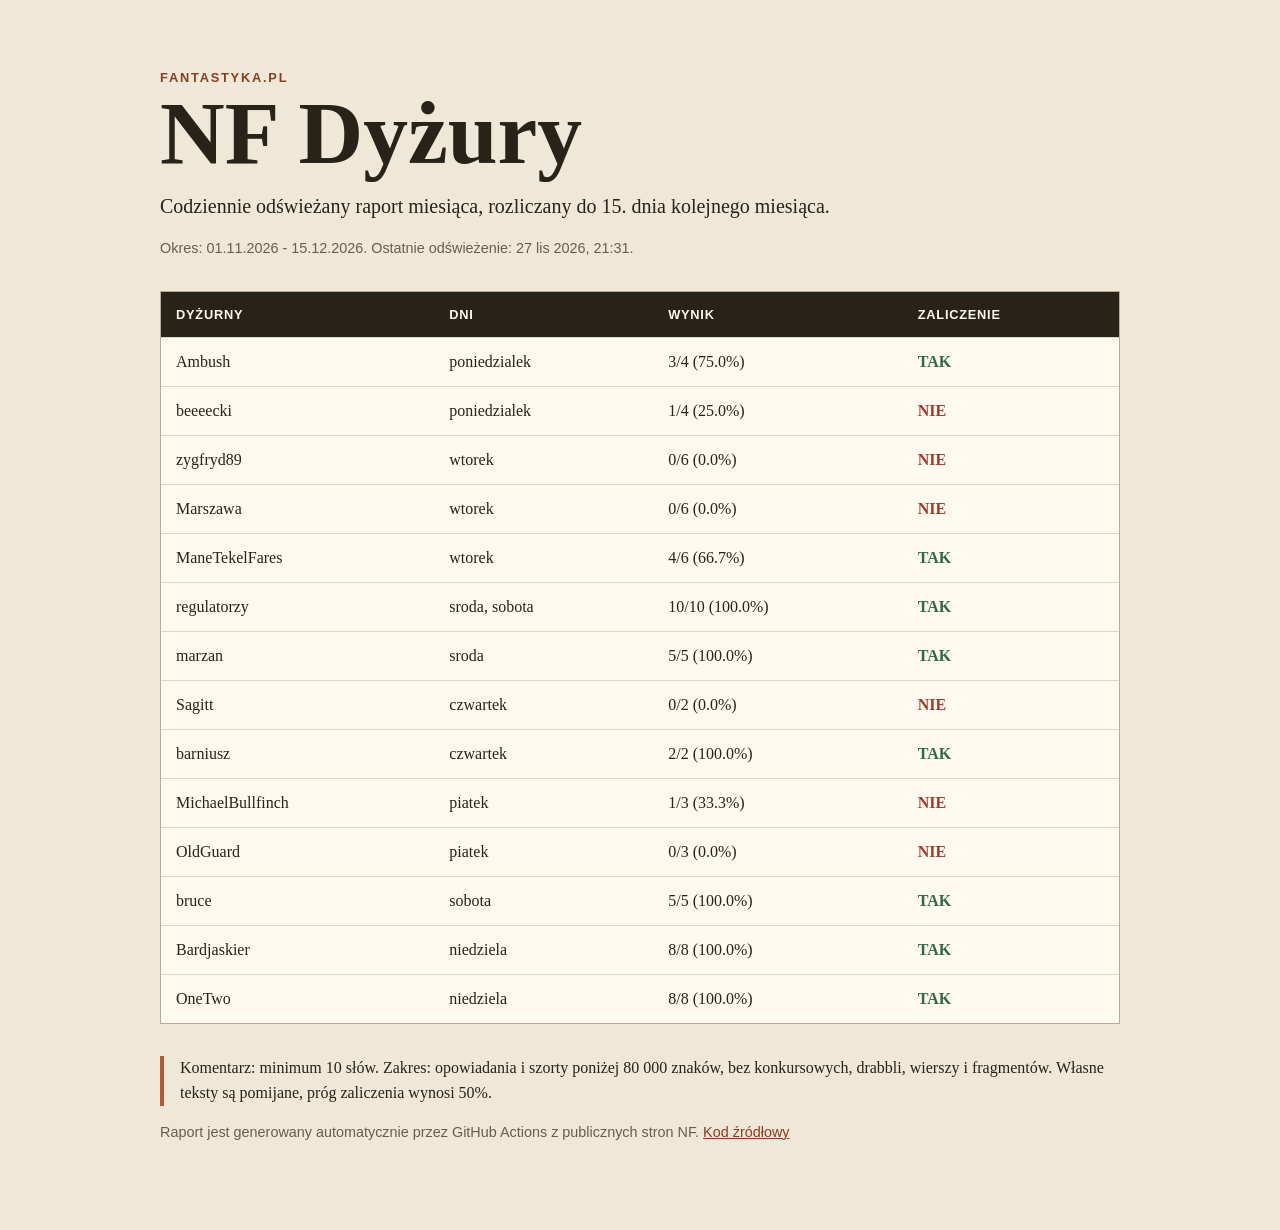
<file: docs/index.html>
<!doctype html>
<html lang="pl">
<head>
  <meta charset="utf-8">
  <meta name="viewport" content="width=device-width, initial-scale=1">
  <title>NF Dyżury</title>
  <link rel="stylesheet" href="style.css">
</head>
<body>
  <main>
    <p class="eyebrow">Fantastyka.pl</p>
    <h1>NF Dyżury</h1>
    <p class="intro">Codziennie odświeżany raport miesiąca, rozliczany do 15. dnia kolejnego miesiąca.</p>
    <p id="meta" class="meta">Ładowanie raportu...</p>
    <div class="table-wrap">
      <table>
        <thead><tr><th>Dyżurny</th><th>Dni</th><th>Wynik</th><th>Zaliczenie</th></tr></thead>
        <tbody id="results"></tbody>
      </table>
    </div>
    <p class="rules">Komentarz: minimum 10 słów. Zakres: opowiadania i szorty poniżej 80 000 znaków, bez konkursowych, drabbli, wierszy i fragmentów. Własne teksty są pomijane, próg zaliczenia wynosi 50%.</p>
    <p class="source">Raport jest generowany automatycznie przez GitHub Actions z publicznych stron NF. <a href="https://github.com/melendur88/nf-dyzury-app">Kod źródłowy</a></p>
  </main>
  <script src="app.js"></script>
</body>
</html>
</file>
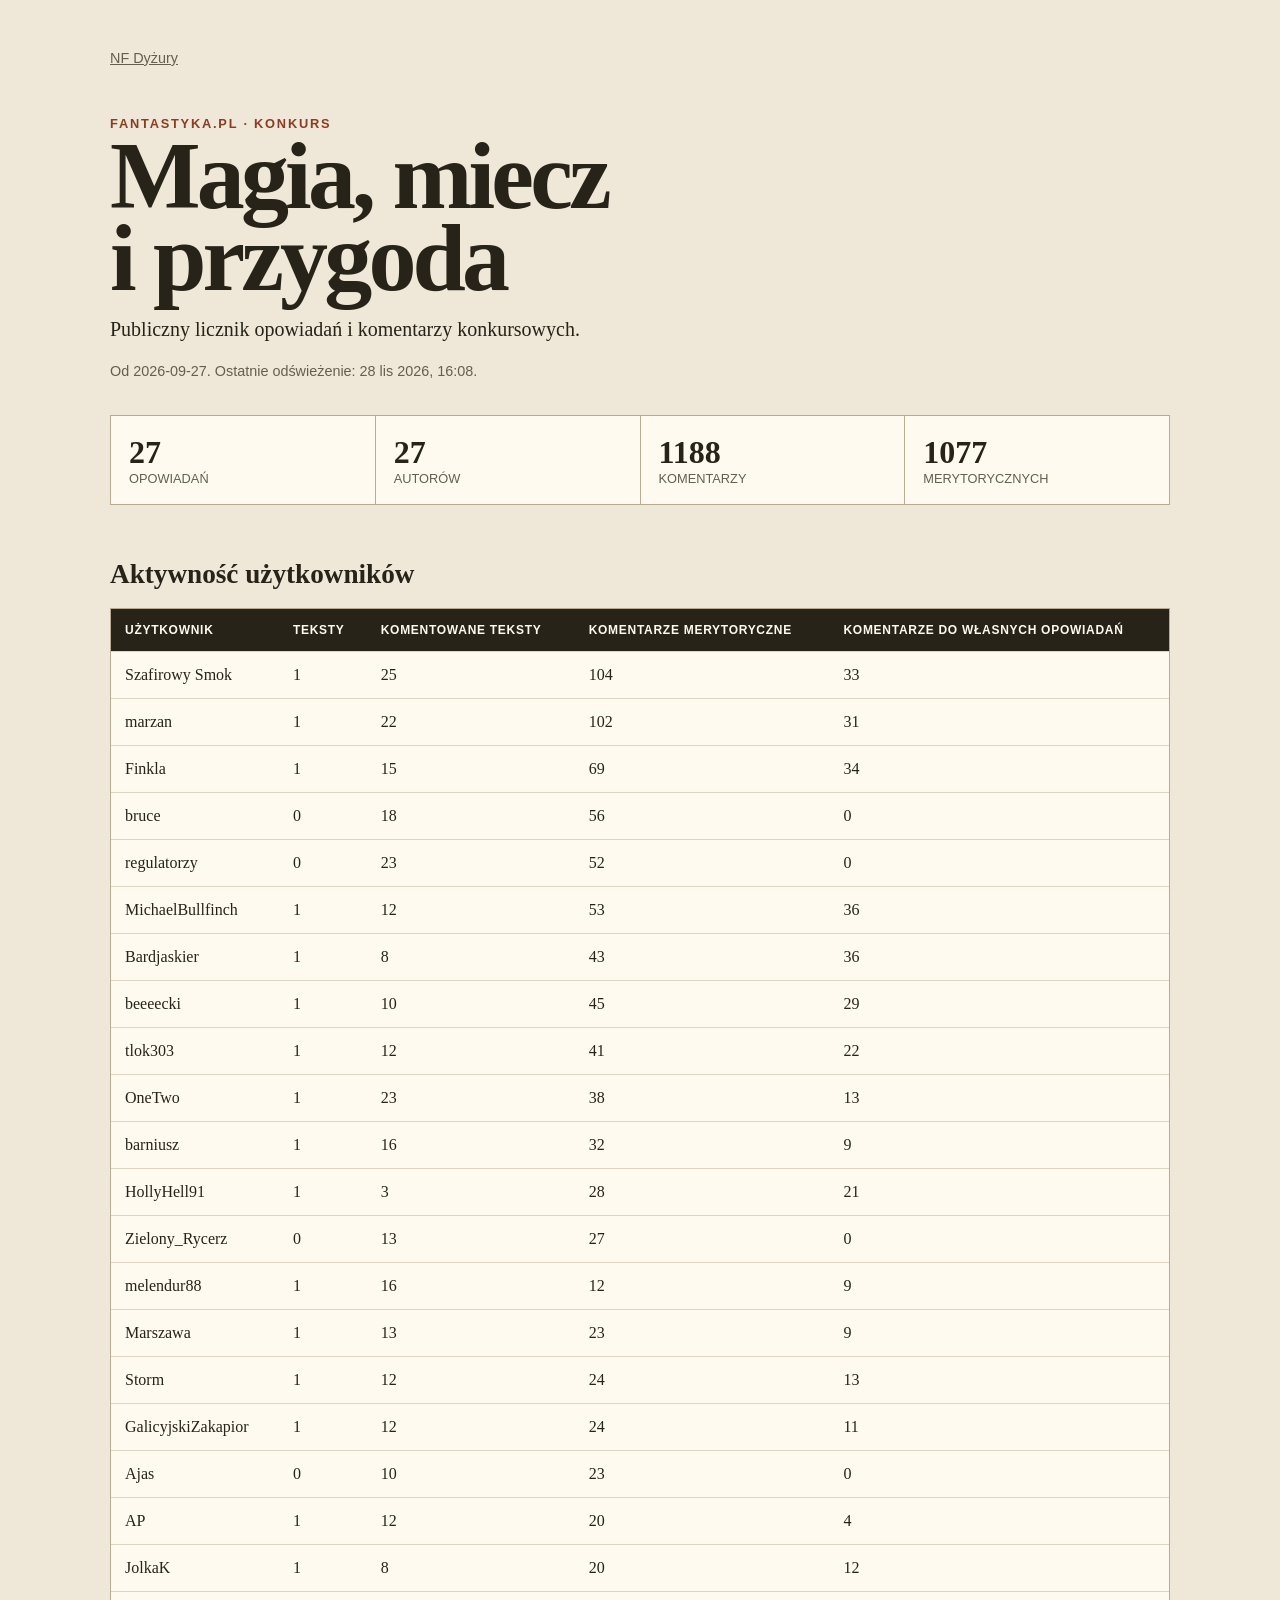
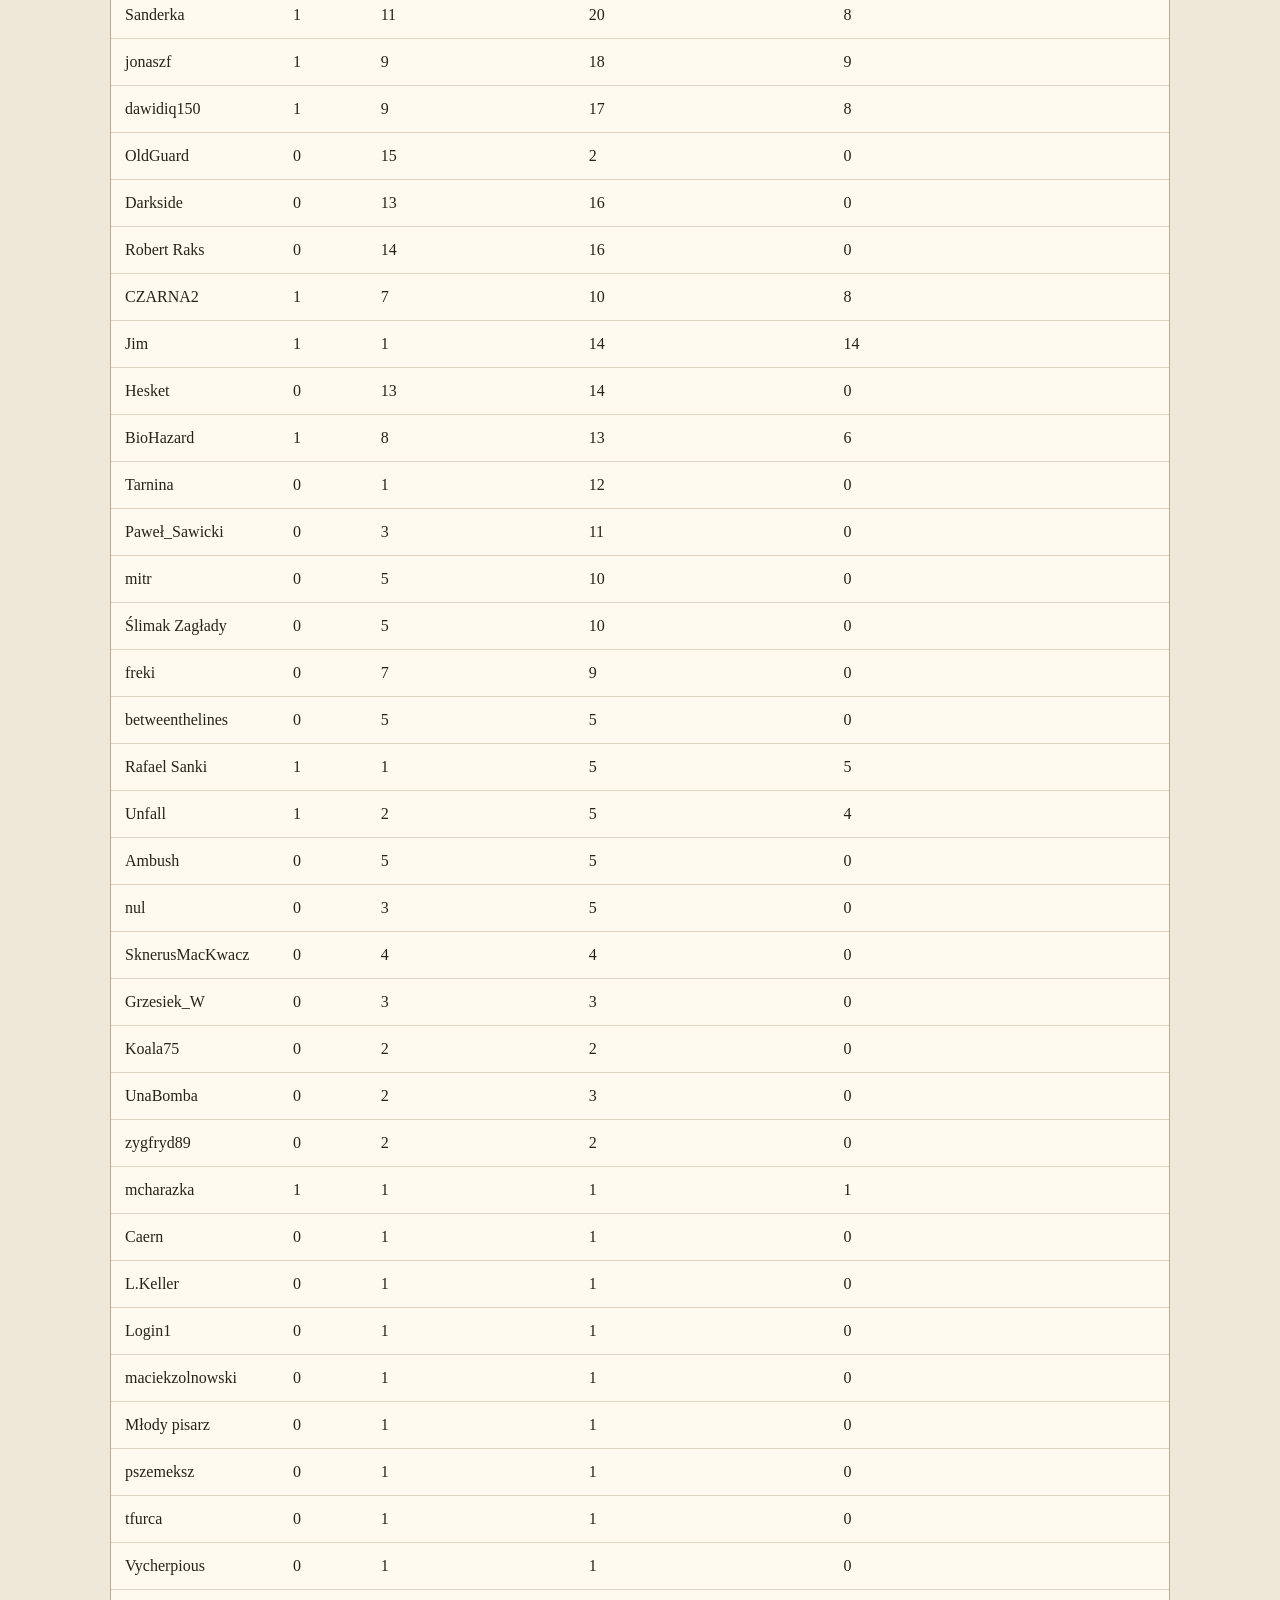
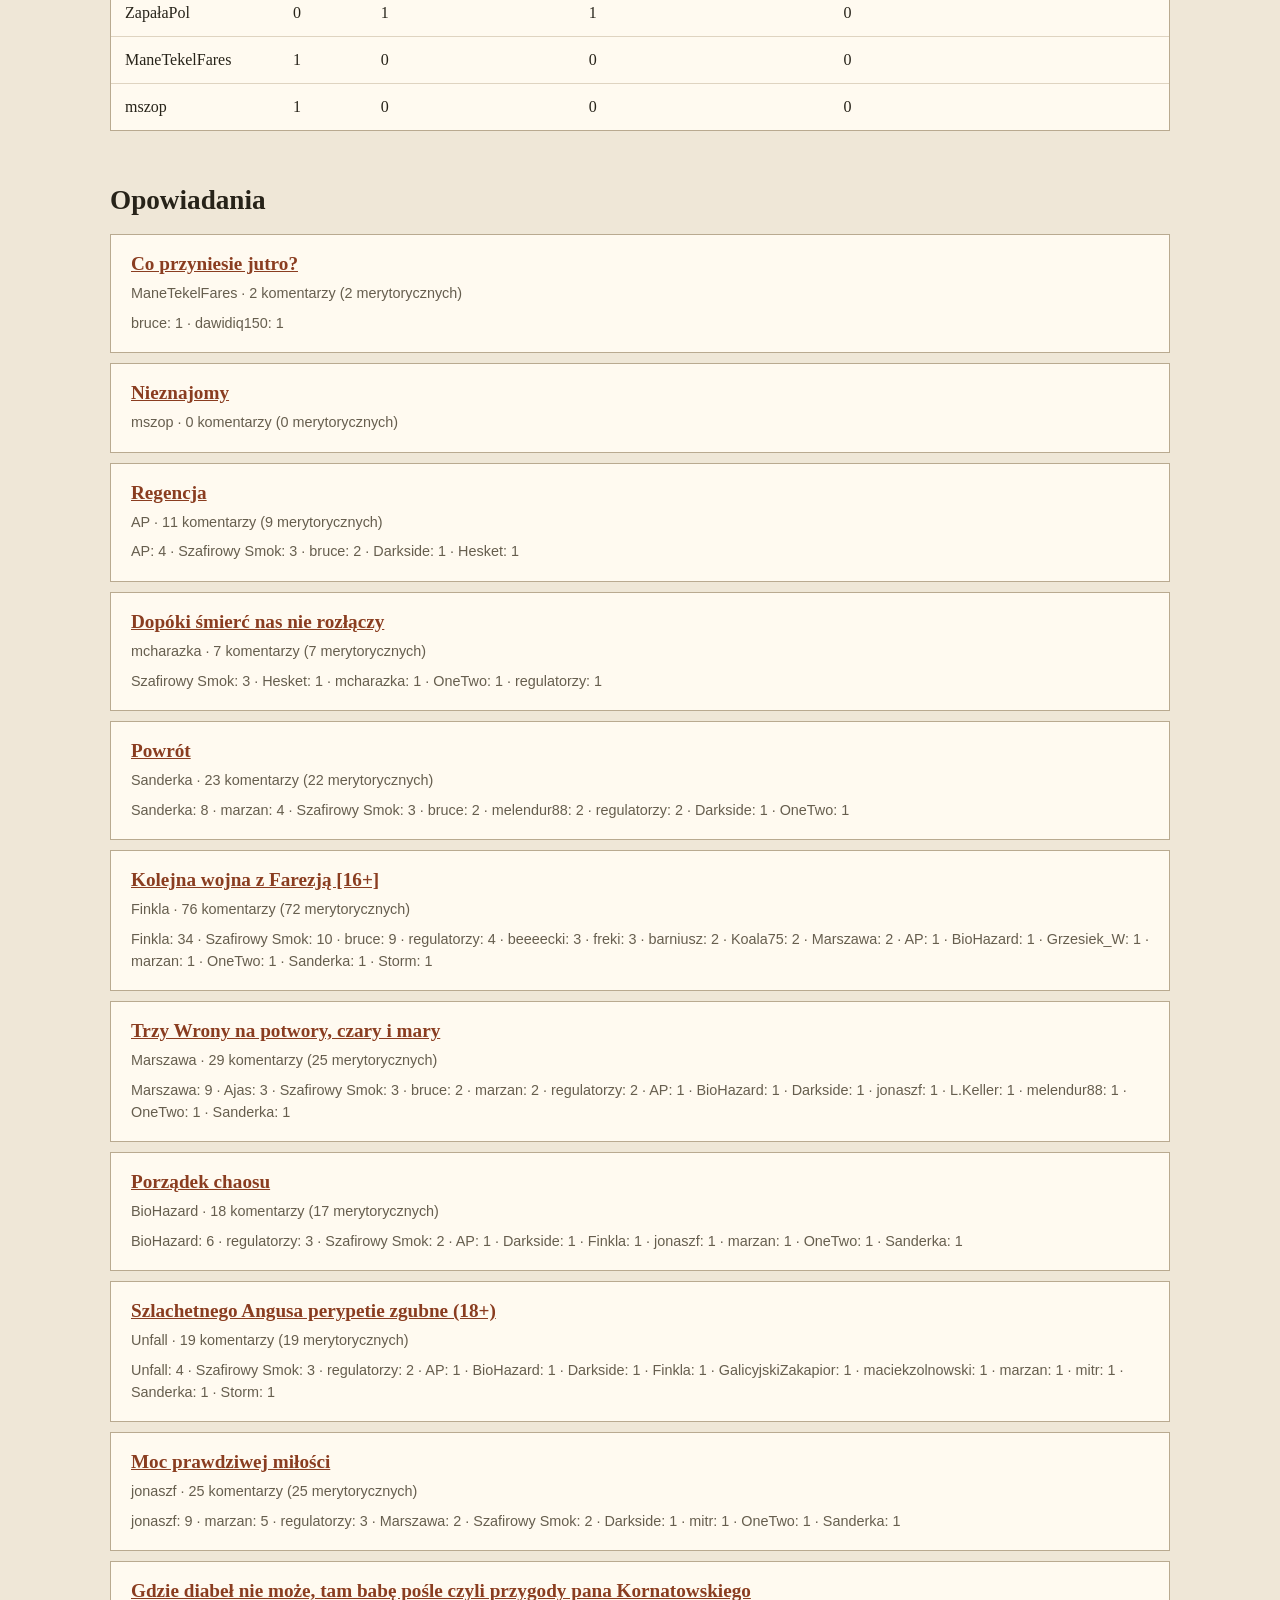
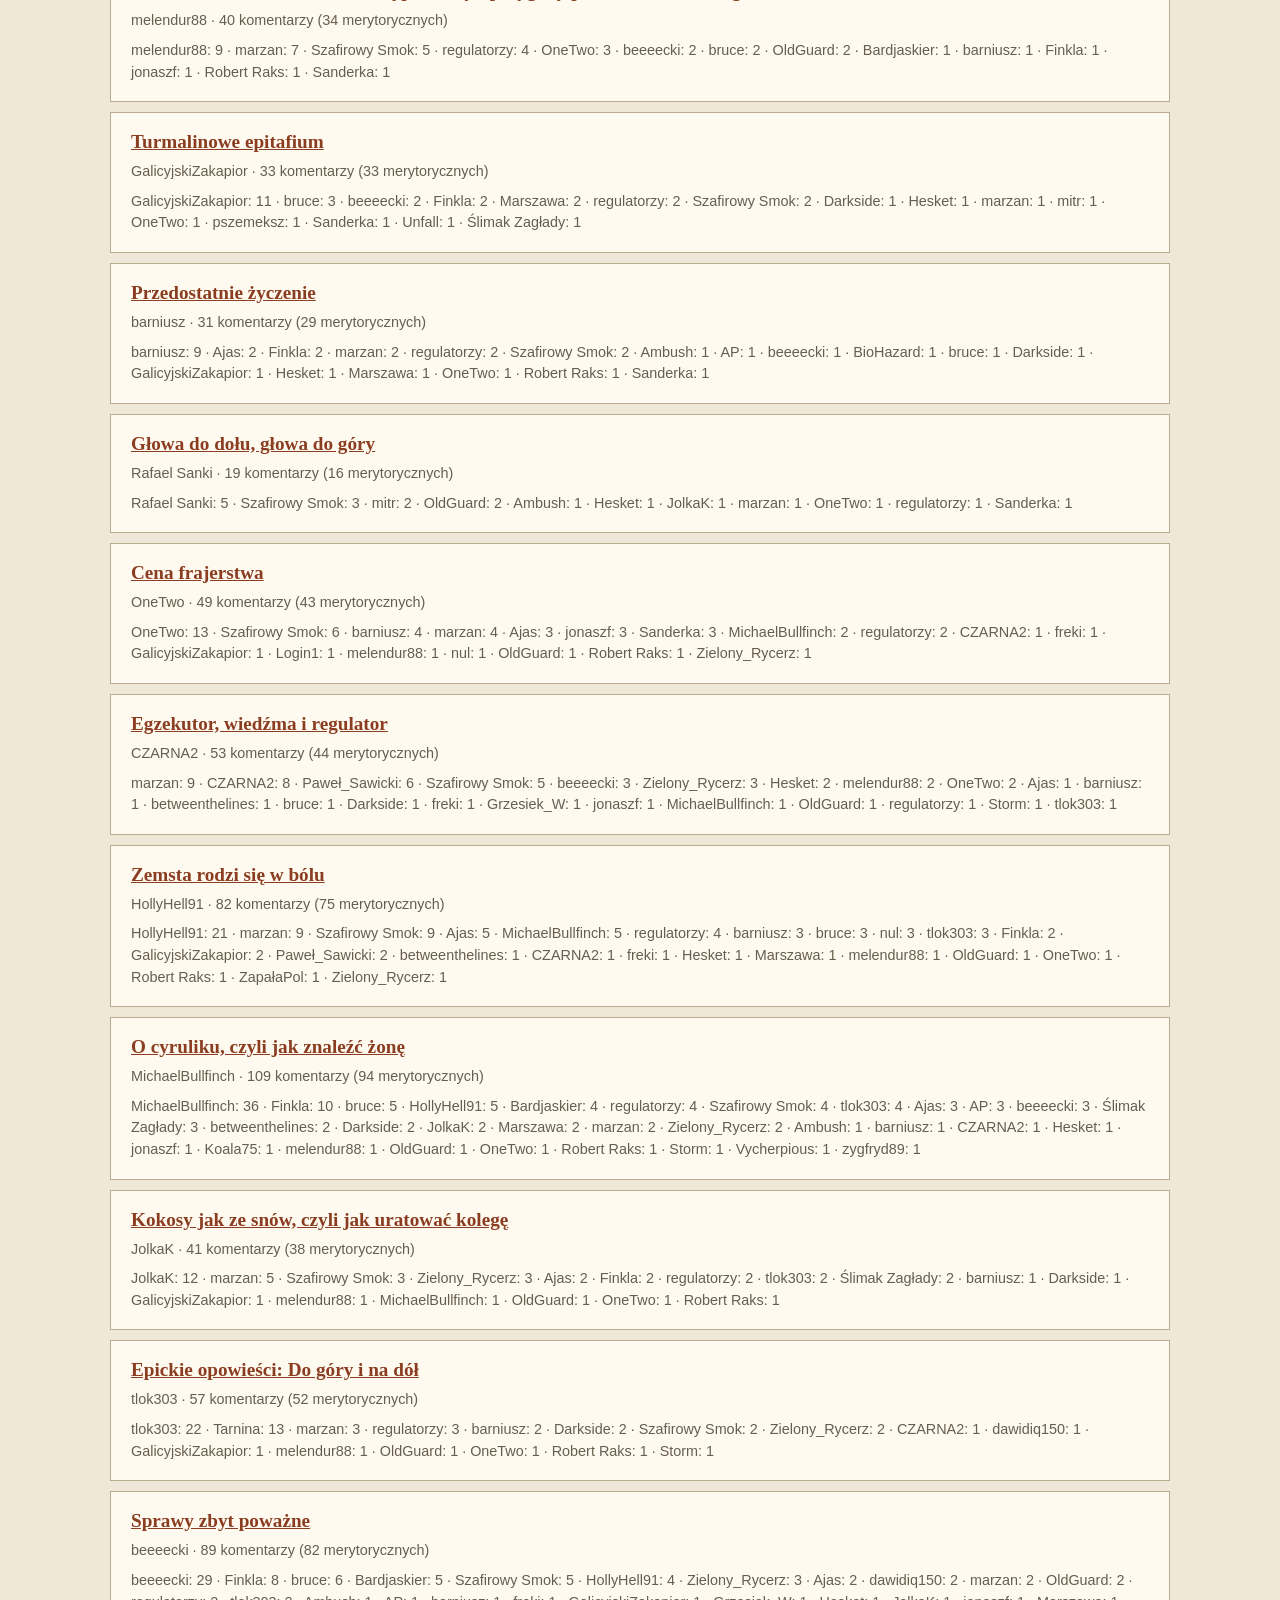
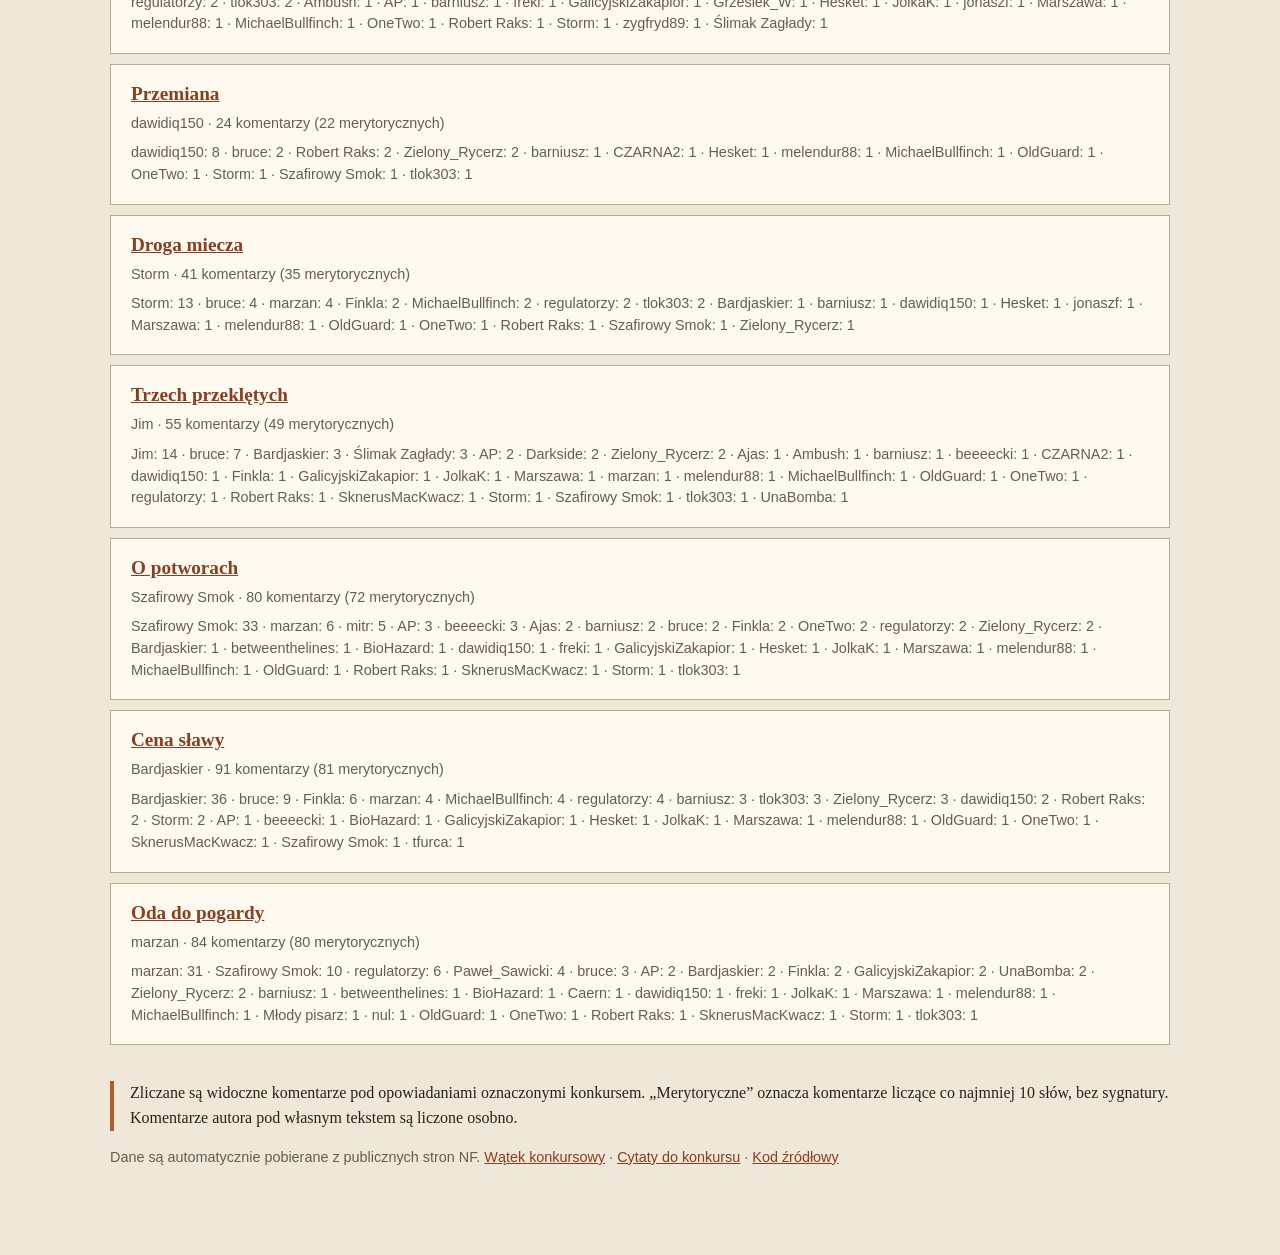
<file: docs/nf-konkurs-magia-i-miecz/index.html>
<!doctype html>
<html lang="pl">
<head>
  <meta charset="utf-8">
  <meta name="viewport" content="width=device-width, initial-scale=1">
  <title>Magia, miecz i przygoda | NF</title>
  <link rel="stylesheet" href="style.css">
</head>
<body>
  <main>
    <a class="back" href="../">NF Dyżury</a>
    <p class="eyebrow">Fantastyka.pl · konkurs</p>
    <h1>Magia, miecz<br>i przygoda</h1>
    <p class="intro">Publiczny licznik opowiadań i komentarzy konkursowych.</p>
    <p id="meta" class="meta">Ładowanie raportu...</p>
    <section id="summary" class="summary" aria-label="Podsumowanie"></section>
    <h2>Aktywność użytkowników</h2>
    <div class="table-wrap">
      <table>
        <thead><tr><th>Użytkownik</th><th>Teksty</th><th>Komentowane teksty</th><th>Komentarze merytoryczne</th><th>Komentarze do własnych opowiadań</th></tr></thead>
        <tbody id="users"></tbody>
      </table>
    </div>
    <h2>Opowiadania</h2>
    <div id="stories" class="stories"></div>
    <p class="rules">Zliczane są widoczne komentarze pod opowiadaniami oznaczonymi konkursem. „Merytoryczne” oznacza komentarze liczące co najmniej 10 słów, bez sygnatury. Komentarze autora pod własnym tekstem są liczone osobno.</p>
    <p class="source">Dane są automatycznie pobierane z publicznych stron NF. <a href="https://fantastyka.pl/hydepark/pokaz/35539">Wątek konkursowy</a> · <a href="https://fantastyka.pl/hydepark/pokaz/35541">Cytaty do konkursu</a> · <a href="https://github.com/melendur88/nf-dyzury-app">Kod źródłowy</a></p>
  </main>
  <script src="app.js"></script>
</body>
</html>
</file>
<file: docs/style.css>
:root { color-scheme: light; font-family: Georgia, serif; color: #272319; background: #efe7d7; }
body { margin: 0; }
main { max-width: 960px; margin: 0 auto; padding: 72px 24px; }
.eyebrow { margin: 0; color: #8a3d20; font: 700 .8rem/1 Arial, sans-serif; letter-spacing: .14em; text-transform: uppercase; }
h1 { margin: .3rem 0; font-size: clamp(2.8rem, 9vw, 5.6rem); line-height: .95; }
.intro { font-size: 1.25rem; }
.meta, .source { color: #665e4e; font: .9rem/1.5 Arial, sans-serif; }
.table-wrap { overflow-x: auto; margin: 32px 0; border: 1px solid #b9aa90; background: #fffaf0; }
table { width: 100%; border-collapse: collapse; min-width: 620px; }
th, td { padding: 15px; text-align: left; border-bottom: 1px solid #dfd4c1; }
th { background: #272319; color: #fffaf0; font: 700 .8rem Arial, sans-serif; letter-spacing: .06em; text-transform: uppercase; }
tr:last-child td { border-bottom: 0; }
.pass { color: #2f6a45; }.fail { color: #a13a2a; }
.rules { border-left: 4px solid #b55b32; padding-left: 16px; line-height: 1.55; }
a { color: #8a3d20; }
</file>
<file: docs/nf-konkurs-magia-i-miecz/style.css>
:root { color-scheme: light; font-family: Georgia, serif; color: #272319; background: #efe7d7; }
body { margin: 0; }
main { max-width: 1060px; margin: 0 auto; padding: 48px 24px 72px; }
.back, .source, .meta { color: #665e4e; font: .9rem/1.5 Arial, sans-serif; }
.back { display: inline-block; margin-bottom: 48px; }
.eyebrow { margin: 0; color: #8a3d20; font: 700 .8rem/1 Arial, sans-serif; letter-spacing: .14em; text-transform: uppercase; }
h1 { margin: .3rem 0 1rem; font-size: clamp(3rem, 9vw, 6rem); line-height: .85; letter-spacing: -.04em; }
h2 { margin: 54px 0 18px; font-size: 1.7rem; }
.intro { font-size: 1.25rem; }
.summary { display: grid; grid-template-columns: repeat(4, 1fr); gap: 1px; margin: 32px 0; background: #b9aa90; border: 1px solid #b9aa90; }
.summary div { padding: 18px; background: #fffaf0; }
.summary strong, .summary span { display: block; }
.summary strong { font-size: 2rem; }.summary span { color: #665e4e; font: .8rem Arial, sans-serif; text-transform: uppercase; }
.table-wrap { overflow-x: auto; border: 1px solid #b9aa90; background: #fffaf0; }
table { width: 100%; border-collapse: collapse; min-width: 760px; }
th, td { padding: 14px; text-align: left; border-bottom: 1px solid #dfd4c1; }
th { background: #272319; color: #fffaf0; font: 700 .75rem Arial, sans-serif; letter-spacing: .06em; text-transform: uppercase; }
tr:last-child td { border-bottom: 0; }
.stories { display: grid; gap: 10px; }
.stories article { padding: 18px 20px; border: 1px solid #b9aa90; background: #fffaf0; }
.stories h3 { margin: 0 0 8px; font-size: 1.2rem; }.details, .commenters { margin: 0; color: #665e4e; font: .9rem/1.5 Arial, sans-serif; }
.commenters { margin-top: 8px; }.rules { margin-top: 36px; border-left: 4px solid #b55b32; padding-left: 16px; line-height: 1.55; }
a { color: #8a3d20; }
@media (max-width: 640px) { main { padding: 32px 16px 56px; }.back { margin-bottom: 36px; }.summary { grid-template-columns: repeat(2, 1fr); } }
</file>
